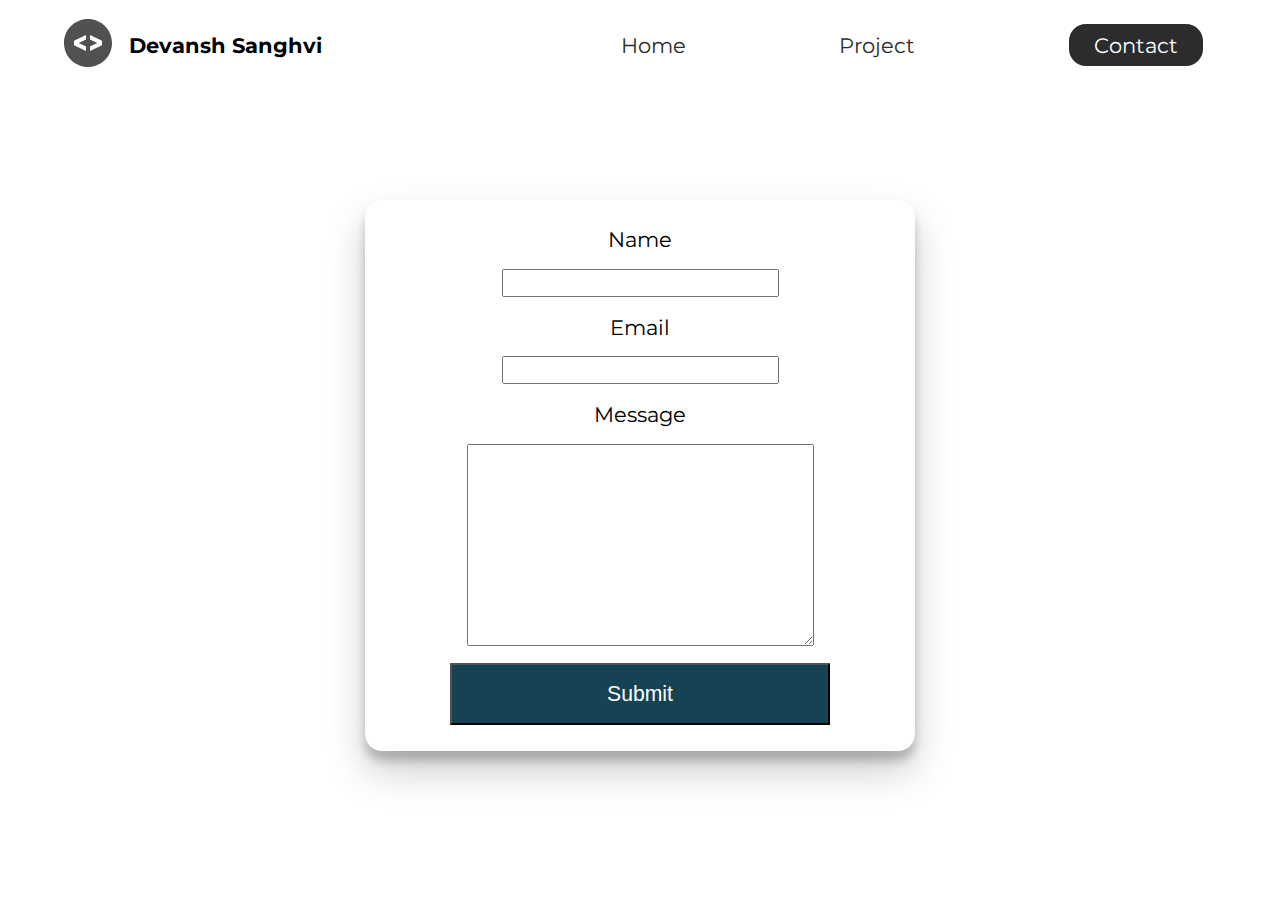
<file: contact.html>
<!DOCTYPE html>
<html lang="en">
  <head>
    <meta charset="UTF-8" />
    <meta name="viewport" content="width=device-width, initial-scale=1.0" />
    <meta
      name="description"
      content="Devansh Sanghvi is a Front End Web Developer specializes in HTML and CSS"
    />
    <meta name="robot" content="index,follow" />
    <link rel="stylesheet" href="./styles/style.css" />
    <link
      href="https://fonts.googleapis.com/css2?family=Montserrat:wght@400;500&display=swap"
      rel="stylesheet"
    />
    <title>Devansh Sanghvi | Front End Web Developer</title>
  </head>
  <body>
    <header class="main-head">
      <nav>
        <div class="logo">
          <a href="index.html">
            <img src="icons/code.svg" alt="logo" />
          </a>
          <h1>Devansh Sanghvi</h1>
        </div>
        <ul>
          <li>
            <a href="index.html">Home</a>
          </li>
          <li>
            <a href="projects.html">Project</a>
          </li>
          <li>
            <a class="active" href="/">Contact</a>
          </li>
        </ul>
      </nav>
    </header>
    <section class="form-section">
      <form>
        <label for="name">Name</label>
        <input type="text" name="name" id="name" required />
        <label for="email">Email</label>
        <input type="email" name="email" id="email" required />
        <label for="message">Message</label>
        <textarea name="message" id="message" cols="30" rows="10"></textarea>
        <button type="submit">Submit</button>
      </form>
    </section>
    <!-- <footer>
      <h4>Devansh Sanghvi &copy; 2020</h4>
      <ul>
        <li>
          <a href="#"
            ><img src="/icons/twitter 1.svg" alt="twitter-social-media"
          /></a>
        </li>
        <li>
          <a href="#"
            ><img src="/icons/youtube-symbol 1.svg" alt="youtube-social-media"
          /></a>
        </li>
        <li>
          <a href="#"
            ><img src="/icons/instagram 1.svg" alt="instagram-social-media"
          /></a>
        </li>
      </ul>
    </footer> -->
  </body>
</html>
</file>
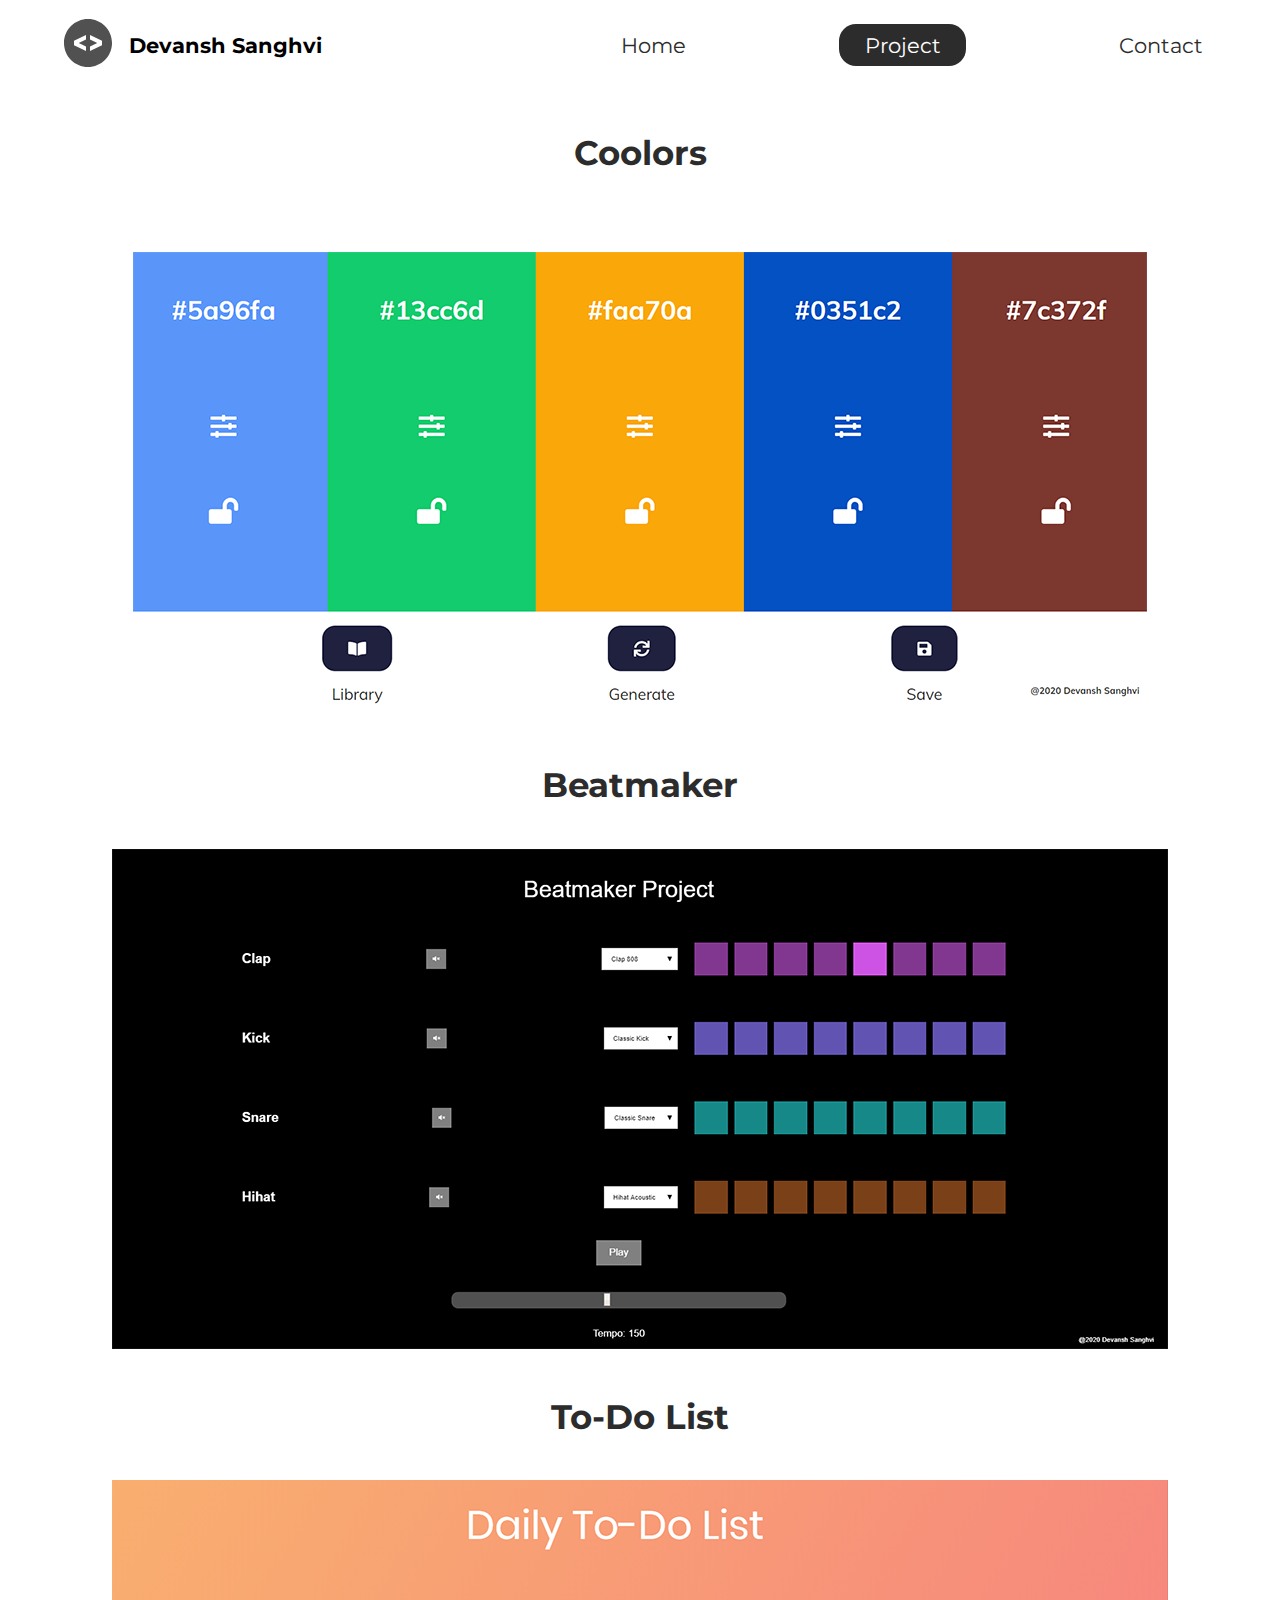
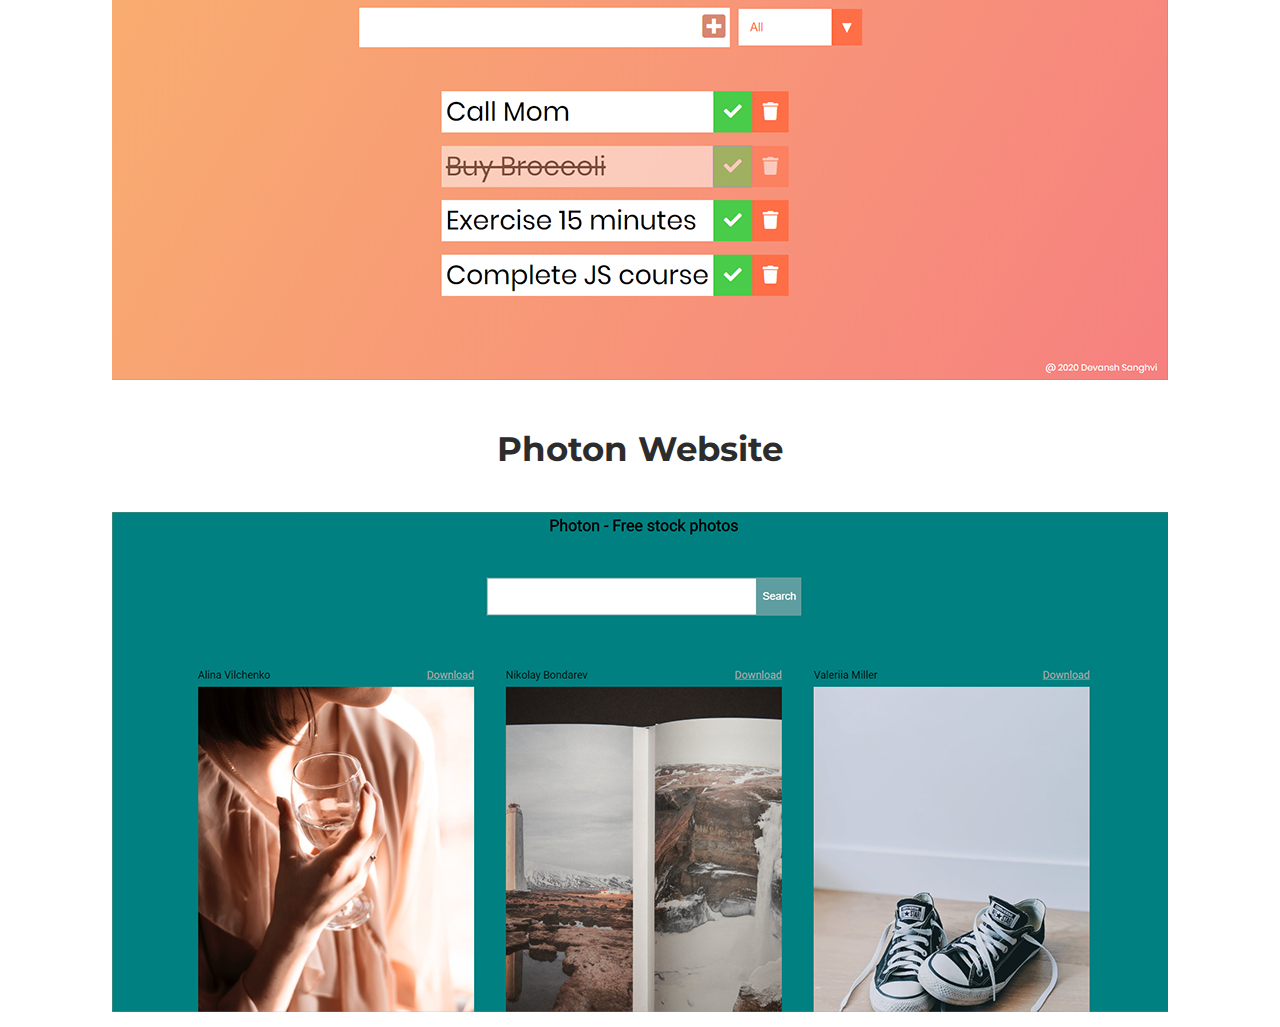
<file: projects.html>
<!DOCTYPE html>
<html lang="en">
  <head>
    <meta charset="UTF-8" />
    <meta name="viewport" content="width=device-width, initial-scale=1.0" />
    <meta
      name="description"
      content="Devansh Sanghvi is a Front End Web Developer specializes in HTML and CSS"
    />
    <meta name="robot" content="index,follow" />
    <link rel="stylesheet" href="./styles/style.css" />
    <link
      href="https://fonts.googleapis.com/css2?family=Montserrat:wght@400;500&display=swap"
      rel="stylesheet"
    />
    <title>Devansh Sanghvi | Front End Web Developer</title>
  </head>
  <body>
    <header class="main-head">
      <nav>
        <div class="logo">
          <a href="index.html">
            <img src="icons/code.svg" alt="logo" />
          </a>
          <h1>Devansh Sanghvi</h1>
        </div>
        <ul>
          <li>
            <a href="index.html">Home</a>
          </li>
          <li>
            <a class="active" href="/">Project</a>
          </li>
          <li>
            <a href="contact.html">Contact</a>
          </li>
        </ul>
      </nav>
    </header>
    <section class="projects">
      <div class="travelly">
        <a href="https://stupefied-wescoff-562696.netlify.app/" target="_blank">
          <h2>Coolors</h2>
          <img src="img/coolors2.png" alt="Coolors Project" />
        </a>
      </div>
      <div class="travelly">
        <a
          href="https://beat-maker-app.netlify.app/"
          target="_blank"
        >
          <h2>Beatmaker</h2>
          <img src="img/b1.png" alt="Beatmaker Project" />
        </a>
      </div>
      <div class="travelly">
        <a href="https://elated-hopper-c9dc2a.netlify.app/" target="_blank">
          <h2>To-Do List</h2>
          <img src="img/todo.png" alt="Todo list" />
        </a>
      </div>
      <div class="travelly">
        <a href="https://photon-site.netlify.app/" target="_blank">
          <h2>Photon Website</h2>
          <img src="img/photon.png" alt="Photon Website" />
        </a>
      </div>
    </section>
    <br />
  </body>
</html>
</file>
<file: styles/style.css>
* {
  margin: 0;
  padding: 0;
  -webkit-box-sizing: border-box;
          box-sizing: border-box;
}

html {
  font-size: 62.5%;
}

body {
  font-family: "Montserrat", sans-serif;
}

h1 {
  font-size: 2.5rem;
}

li,
button,
input,
p,
label,
a {
  font-size: 2.5rem;
}

h2 {
  font-size: 4rem;
}

h3 {
  font-size: 2.5rem;
}

h4,
h5 {
  font-size: 2rem;
}

ul {
  list-style: none;
}

a {
  text-decoration: none;
  color: #2c2c2c;
}

.main-head {
  width: 95%;
  margin: 0 0 0 auto;
}

nav {
  display: -webkit-box;
  display: -ms-flexbox;
  display: flex;
  -webkit-box-pack: justify;
      -ms-flex-pack: justify;
          justify-content: space-between;
  -webkit-box-align: center;
      -ms-flex-align: center;
          align-items: center;
  -webkit-box-orient: horizontal;
  -webkit-box-direction: normal;
      -ms-flex-direction: row;
          flex-direction: row;
  min-height: 10vh;
  width: 60%;
  -ms-flex-wrap: wrap;
      flex-wrap: wrap;
}

nav .logo {
  display: -webkit-box;
  display: -ms-flexbox;
  display: flex;
  -webkit-box-pack: start;
      -ms-flex-pack: start;
          justify-content: flex-start;
  -webkit-box-align: center;
      -ms-flex-align: center;
          align-items: center;
  -webkit-box-orient: horizontal;
  -webkit-box-direction: normal;
      -ms-flex-direction: row;
          flex-direction: row;
  -webkit-box-flex: 1;
      -ms-flex: 1 1 10rem;
          flex: 1 1 10rem;
}

nav .logo h1 {
  margin: 2rem;
}

nav ul {
  display: -webkit-box;
  display: -ms-flexbox;
  display: flex;
  -ms-flex-pack: distribute;
      justify-content: space-around;
  -webkit-box-align: center;
      -ms-flex-align: center;
          align-items: center;
  -webkit-box-orient: horizontal;
  -webkit-box-direction: normal;
      -ms-flex-direction: row;
          flex-direction: row;
  -webkit-box-flex: 1;
      -ms-flex: 1 1 40rem;
          flex: 1 1 40rem;
}

.intro {
  min-height: 90vh;
  width: 90%;
  margin: auto;
  -ms-flex-wrap: wrap;
      flex-wrap: wrap;
  display: -webkit-box;
  display: -ms-flexbox;
  display: flex;
  -webkit-box-pack: justify;
      -ms-flex-pack: justify;
          justify-content: space-between;
  -webkit-box-align: center;
      -ms-flex-align: center;
          align-items: center;
  -webkit-box-orient: horizontal;
  -webkit-box-direction: normal;
      -ms-flex-direction: row;
          flex-direction: row;
}

.intro h2 {
  font-size: 8rem;
  padding-top: 2rem;
  background: -webkit-gradient(linear, left top, right top, from(#38d39f), to(#38a4d3));
  background: linear-gradient(left, #38d39f, #38a4d3);
  -webkit-background-clip: text;
  -webkit-text-fill-color: transparent;
  display: inline-block;
}

.intro h3 {
  font-size: 6rem;
  padding: 2rem 0rem;
}

.intro p {
  padding-top: 2rem;
  color: #2c2c2c;
}

.splash {
  position: absolute;
  top: 0%;
  right: 0%;
  height: 100%;
  z-index: -1;
}

.intro-social {
  margin-top: 4rem;
}

.intro-social a {
  margin-right: 5rem;
}

.active {
  background: #2c2c2c;
  color: white;
  padding: 1rem 3rem;
  border-radius: 2rem;
}

.intro-text,
.intro-image {
  -webkit-box-flex: 1;
      -ms-flex: 1 1 40rem;
          flex: 1 1 40rem;
}

#plant-left {
  -webkit-animation: plant 1.5s ease infinite alternate;
          animation: plant 1.5s ease infinite alternate;
}

#plant-right {
  -webkit-animation: plant 1.5s ease infinite alternate 0.5s;
          animation: plant 1.5s ease infinite alternate 0.5s;
}

#me {
  -webkit-animation: me 1s ease infinite alternate;
          animation: me 1s ease infinite alternate;
  -webkit-transform-origin: bottom;
          transform-origin: bottom;
}

#clock-arrow {
  -webkit-animation: clock 1.5s infinite linear;
          animation: clock 1.5s infinite linear;
  transform-box: fill-box;
  -webkit-transform-origin: bottom;
          transform-origin: bottom;
}

@-webkit-keyframes me {
  from {
    -webkit-transform: rotateZ(-5deg);
            transform: rotateZ(-5deg);
  }
  to {
    -webkit-transform: rotateZ(5deg);
            transform: rotateZ(5deg);
  }
}

@keyframes me {
  from {
    -webkit-transform: rotateZ(-5deg);
            transform: rotateZ(-5deg);
  }
  to {
    -webkit-transform: rotateZ(5deg);
            transform: rotateZ(5deg);
  }
}

@-webkit-keyframes plant {
  from {
    -webkit-transform: translateY(0%);
            transform: translateY(0%);
  }
  to {
    -webkit-transform: translateY(-30%);
            transform: translateY(-30%);
  }
}

@keyframes plant {
  from {
    -webkit-transform: translateY(0%);
            transform: translateY(0%);
  }
  to {
    -webkit-transform: translateY(-30%);
            transform: translateY(-30%);
  }
}

@-webkit-keyframes clock {
  from {
    -webkit-transform: rotateZ(0deg);
            transform: rotateZ(0deg);
  }
  to {
    -webkit-transform: rotateZ(360deg);
            transform: rotateZ(360deg);
  }
}

@keyframes clock {
  from {
    -webkit-transform: rotateZ(0deg);
            transform: rotateZ(0deg);
  }
  to {
    -webkit-transform: rotateZ(360deg);
            transform: rotateZ(360deg);
  }
}

.projects {
  width: 90%;
  margin: auto;
  min-height: 90vh;
  display: -webkit-box;
  display: -ms-flexbox;
  display: flex;
  -webkit-box-pack: justify;
      -ms-flex-pack: justify;
          justify-content: space-between;
  -webkit-box-align: center;
      -ms-flex-align: center;
          align-items: center;
  -webkit-box-orient: horizontal;
  -webkit-box-direction: normal;
      -ms-flex-direction: row;
          flex-direction: row;
  text-align: center;
  -ms-flex-wrap: wrap;
      flex-wrap: wrap;
}

.projects h2 {
  margin: 5rem;
}

.travelly,
.elena {
  -webkit-box-flex: 1;
      -ms-flex: 1 1 40rem;
          flex: 1 1 40rem;
}

.form-section {
  min-height: 80vh;
  display: -webkit-box;
  display: -ms-flexbox;
  display: flex;
  -webkit-box-pack: center;
      -ms-flex-pack: center;
          justify-content: center;
  -webkit-box-align: center;
      -ms-flex-align: center;
          align-items: center;
  -webkit-box-orient: horizontal;
  -webkit-box-direction: normal;
      -ms-flex-direction: row;
          flex-direction: row;
  margin-top: 3rem;
}

.form-section form {
  padding: 3rem 10rem;
  -webkit-box-shadow: 0px 10px 10px rgba(0, 0, 0, 0.2), 0px 20px 40px rgba(0, 0, 0, 0.2);
          box-shadow: 0px 10px 10px rgba(0, 0, 0, 0.2), 0px 20px 40px rgba(0, 0, 0, 0.2);
  display: -webkit-box;
  display: -ms-flexbox;
  display: flex;
  -webkit-box-pack: center;
      -ms-flex-pack: center;
          justify-content: center;
  -webkit-box-align: center;
      -ms-flex-align: center;
          align-items: center;
  -webkit-box-orient: vertical;
  -webkit-box-direction: normal;
      -ms-flex-direction: column;
          flex-direction: column;
  border-radius: 2rem;
}

.form-section form input,
.form-section form textarea {
  margin: 2rem;
}

.form-section form input:focus,
.form-section form textarea:focus {
  outline: 2px solid black;
}

.form-section form textarea {
  font-family: "Montserrat", sans-serif;
  font-size: 2rem;
}

.form-section form button {
  color: white;
  background: #154353;
  width: 100%;
  padding: 2rem;
}

.form-section form button:focus {
  background: #2c585a;
}

footer {
  min-height: 10vh;
  background: #154353;
  color: white;
  padding: 0 5%;
  display: -webkit-box;
  display: -ms-flexbox;
  display: flex;
  -webkit-box-pack: start;
      -ms-flex-pack: start;
          justify-content: flex-start;
  -webkit-box-align: center;
      -ms-flex-align: center;
          align-items: center;
  -webkit-box-orient: horizontal;
  -webkit-box-direction: normal;
      -ms-flex-direction: row;
          flex-direction: row;
}

footer ul {
  -webkit-box-flex: 1;
      -ms-flex: 1 1 40rem;
          flex: 1 1 40rem;
  display: -webkit-box;
  display: -ms-flexbox;
  display: flex;
  -ms-flex-pack: distribute;
      justify-content: space-around;
  -webkit-box-align: center;
      -ms-flex-align: center;
          align-items: center;
  -webkit-box-orient: horizontal;
  -webkit-box-direction: normal;
      -ms-flex-direction: row;
          flex-direction: row;
}

footer h4 {
  -webkit-box-flex: 1;
      -ms-flex: 1 1 40rem;
          flex: 1 1 40rem;
}

@media screen and (max-width: 1332px) {
  html {
    font-size: 53%;
  }
  .splash {
    display: none;
  }
  svg {
    width: 80%;
  }
  nav {
    width: 100%;
  }
}

@media screen and (max-width: 754px) {
  html {
    font-size: 45%;
  }
  svg {
    height: 60%;
  }
  .main-head {
    width: 100%;
  }
  nav .logo {
    display: -webkit-box;
    display: -ms-flexbox;
    display: flex;
    -webkit-box-pack: center;
        -ms-flex-pack: center;
            justify-content: center;
    -webkit-box-align: center;
        -ms-flex-align: center;
            align-items: center;
    -webkit-box-orient: vertical;
    -webkit-box-direction: normal;
        -ms-flex-direction: column;
            flex-direction: column;
    -webkit-box-flex: 1;
        -ms-flex: 1 1 20rem;
            flex: 1 1 20rem;
    margin-top: 2rem;
  }
  nav ul {
    -webkit-box-flex: 1;
        -ms-flex: 1 1 60rem;
            flex: 1 1 60rem;
    margin: 2rem 0rem;
  }
  .intro-text {
    margin-top: 5rem;
    text-align: center;
  }
  .intro-images {
    text-align: center;
  }
  .intro-social {
    display: -webkit-box;
    display: -ms-flexbox;
    display: flex;
    -webkit-box-pack: center;
        -ms-flex-pack: center;
            justify-content: center;
    -webkit-box-align: center;
        -ms-flex-align: center;
            align-items: center;
    -webkit-box-orient: horizontal;
    -webkit-box-direction: normal;
        -ms-flex-direction: row;
            flex-direction: row;
  }
  .intro-social a {
    margin: 2rem;
  }
  .elena,
  .travelly {
    -webkit-box-flex: 1;
        -ms-flex: 1 1 50rem;
            flex: 1 1 50rem;
  }
  .elena img,
  .travelly img {
    width: 100%;
    height: 100%;
  }
  form {
    padding: 0rem;
    width: 100%;
  }
}
/*# sourceMappingURL=style.css.map */
</file>
